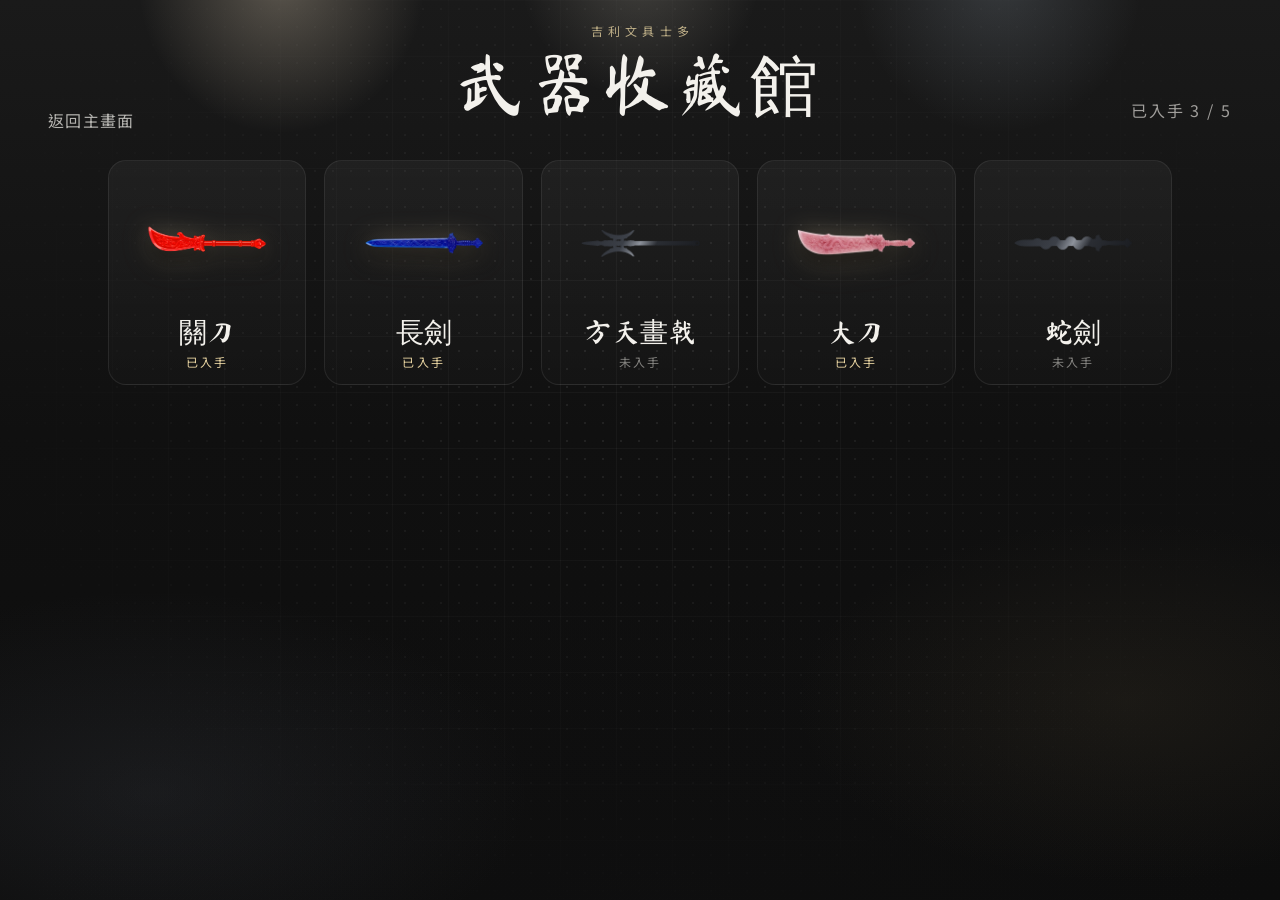
<file: gallery.html>
<!DOCTYPE html>
<html lang="zh-Hant">
<head>
  <meta charset="UTF-8" />
  <meta name="viewport" content="width=device-width, initial-scale=1" />
  <meta name="theme-color" content="#0d0d0d" />
  <title>武器收藏館｜膠劍仔</title>
  <link rel="preconnect" href="https://fonts.googleapis.com" />
  <link rel="preconnect" href="https://fonts.gstatic.com" crossorigin />
  <link href="https://fonts.googleapis.com/css2?family=Ma+Shan+Zheng&family=Noto+Sans+TC:wght@400;700&display=swap" rel="stylesheet" />
  <link rel="stylesheet" href="gallery.css?v=land3" />
</head>
<body>
  <div class="gallery-bg" aria-hidden="true">
    <div class="gallery-wash"></div>
    <div class="gallery-grid"></div>
    <div class="gallery-dots"></div>
    <div class="gallery-glow"></div>
    <div class="gallery-spots"></div>
  </div>

  <header class="gallery-bar">
    <a class="gallery-back" href="index.html">返回主畫面</a>
    <div class="gallery-title">
      <p>吉利文具士多</p>
      <h1>武器收藏館</h1>
    </div>
    <p id="gallery-count" class="gallery-count">已入手 0 / 0</p>
  </header>

  <main class="gallery-wall" id="gallery-wall" aria-label="收藏牆"></main>
  <div class="gallery-dim" aria-hidden="true"></div>

  <section class="inspector" id="inspector" aria-hidden="true">
    <div class="spotlight" aria-hidden="true"></div>
    <div class="inspect-stage">
      <canvas id="pedestal" class="pedestal" width="800" height="460" aria-hidden="true"></canvas>
      <div class="inspect-figure" id="inspect-figure">
        <canvas id="inspect-slab" class="inspect-slab" aria-hidden="true"></canvas>
        <img id="inspect-photo" alt="" />
        <span id="inspect-mask" class="silhouette" hidden></span>
        <span id="inspect-fallback" class="fallback-blade" hidden></span>
      </div>
      <div class="inspect-caption">
        <h2 id="inspect-name"></h2>
        <p id="inspect-state"></p>
        <p class="inspect-hint">拖住把劍可以轉一圈。</p>
      </div>
    </div>
    <button type="button" class="inspect-close" id="inspect-close">返回收藏牆</button>
  </section>

  <script src="weapon-store.js?v=webp1"></script>
  <script src="gallery.js?v=webp1"></script>
</body>
</html>
</file>
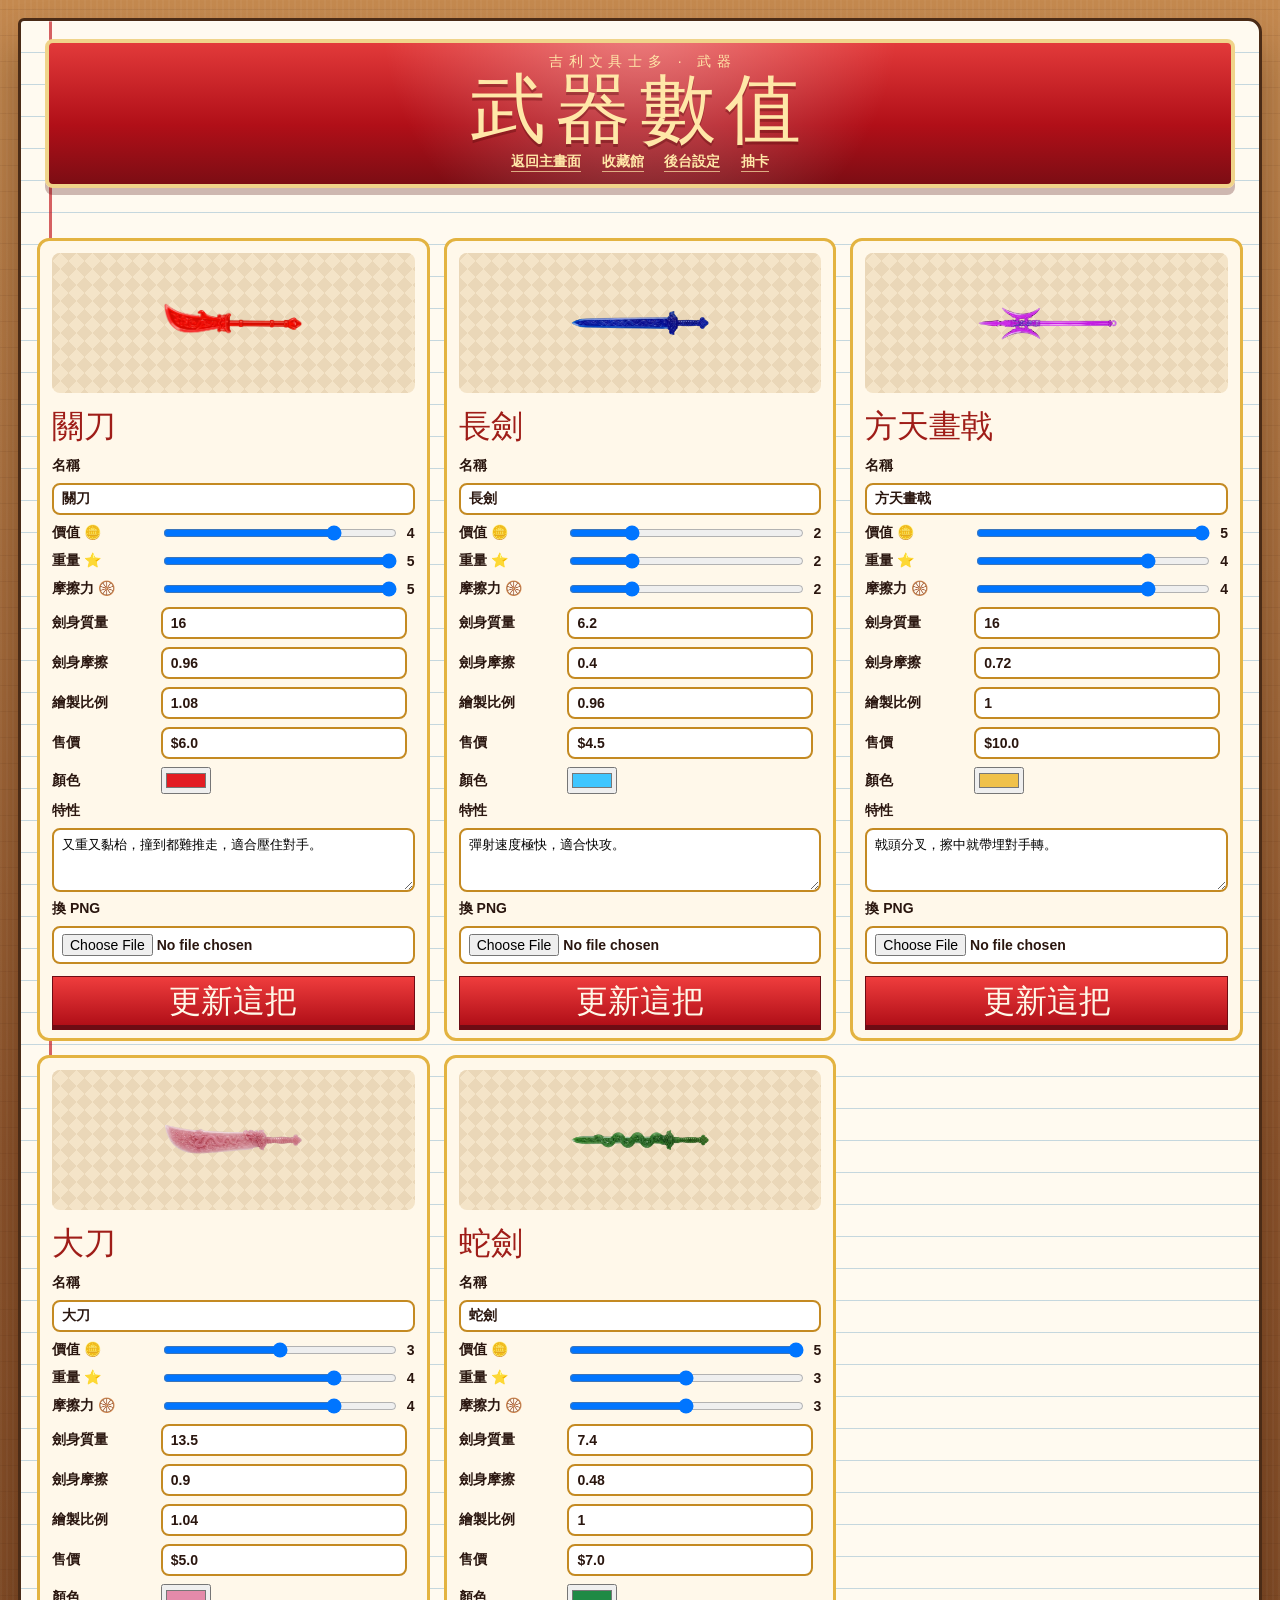
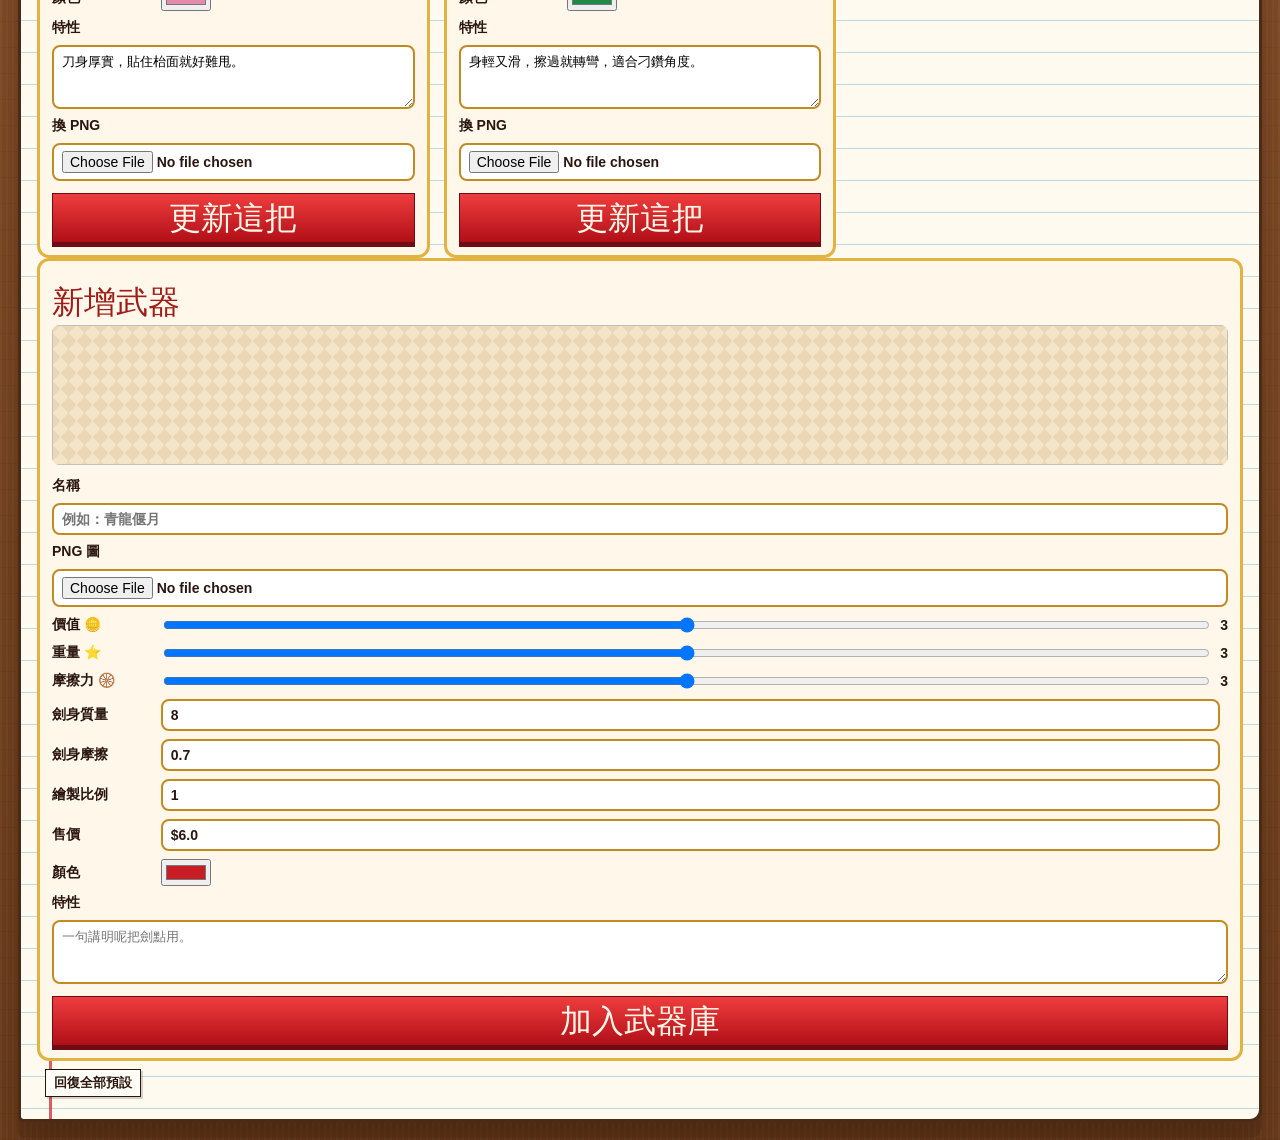
<file: weapons.html>
<!DOCTYPE html>
<html lang="zh-Hant">
<head>
  <meta charset="UTF-8" />
  <meta name="viewport" content="width=device-width, initial-scale=1" />
  <title>武器數值｜膠劍仔</title>
  <link rel="stylesheet" href="style.css?v=land3" />
</head>
<body>
  <main class="book">
    <header class="sign">
      <p class="shop-name">吉利文具士多 · 武器</p>
      <h1>武器數值</h1>   
      <a class="home-link" href="index.html">返回主畫面</a>
      <a class="home-link" href="gallery.html">收藏館</a>
      <a class="home-link" href="cpanel.html">後台設定</a>
      <a class="home-link" href="pack.html">抽卡</a>
    </header>

    <p id="weapon-note" class="weapon-note" role="status"></p>
    <div id="weapon-list" class="weapon-editor"></div>

    <section class="weapon-new" aria-label="新增武器">
      <h2>新增武器</h2>
      <img id="new-preview" alt="" />
      <label class="weapon-field block">名稱<input id="new-name" type="text" maxlength="12" placeholder="例如：青龍偃月" /></label>
      <label class="weapon-field block">PNG 圖<input id="new-file" type="file" accept="image/png" /></label>
      <label class="weapon-field">價值 🪙<input id="new-value" type="range" min="1" max="5" value="3" /><span data-for="new-value">3</span></label>
      <label class="weapon-field">重量 ⭐<input id="new-weight" type="range" min="1" max="5" value="3" /><span data-for="new-weight">3</span></label>
      <label class="weapon-field">摩擦力 🛞<input id="new-grip" type="range" min="1" max="5" value="3" /><span data-for="new-grip">3</span></label>
      <label class="weapon-field">劍身質量<input id="new-mass" type="number" min="1" max="40" step="0.1" value="8" /></label>
      <label class="weapon-field">劍身摩擦<input id="new-friction" type="number" min="0.05" max="1" step="0.01" value="0.7" /></label>
      <label class="weapon-field">繪製比例<input id="new-scale" type="number" min="0.5" max="1.8" step="0.01" value="1" /></label>
      <label class="weapon-field">售價<input id="new-price" type="text" value="$6.0" maxlength="8" /></label>
      <label class="weapon-field">顏色<input id="new-tint" type="color" value="#c81d25" /></label>
      <label class="weapon-field block">特性<textarea id="new-trait" maxlength="40" placeholder="一句講明呢把劍點用。"></textarea></label>
      <button type="button" class="primary" id="add-weapon">加入武器庫</button>
    </section>

    <div class="weapon-actions">
      <button type="button" class="text-btn" id="reset-weapons">回復全部預設</button>
    </div>
  </main>

  <template id="weapon-card">
    <article class="weapon-card">
      <img data-preview alt="" />
      <h2 data-title></h2>
      <label class="weapon-field block">名稱<input data-field="name" type="text" maxlength="12" /></label>
      <label class="weapon-field">價值 🪙<input data-field="value" type="range" min="1" max="5" /><span data-readout="value"></span></label>
      <label class="weapon-field">重量 ⭐<input data-field="weight" type="range" min="1" max="5" /><span data-readout="weight"></span></label>
      <label class="weapon-field">摩擦力 🛞<input data-field="grip" type="range" min="1" max="5" /><span data-readout="grip"></span></label>
      <label class="weapon-field">劍身質量<input data-field="mass" type="number" min="1" max="40" step="0.1" /></label>
      <label class="weapon-field">劍身摩擦<input data-field="friction" type="number" min="0.05" max="1" step="0.01" /></label>
      <label class="weapon-field">繪製比例<input data-field="scale" type="number" min="0.5" max="1.8" step="0.01" /></label>
      <label class="weapon-field">售價<input data-field="price" type="text" maxlength="8" /></label>
      <label class="weapon-field">顏色<input data-field="tint" type="color" /></label>
      <label class="weapon-field block">特性<textarea data-field="trait" maxlength="40"></textarea></label>
      <label class="weapon-field block">換 PNG<input data-file type="file" accept="image/png" /></label>
      <button type="button" class="primary" data-save>更新這把</button>
    </article>
  </template>

  <script src="weapon-store.js?v=webp1"></script>
  <script>
    const list = document.querySelector("#weapon-list");
    const template = document.querySelector("#weapon-card");
    const note = document.querySelector("#weapon-note");

    function say(message) {
      note.textContent = message;
    }

    function clamp(value, min, max, fallback) {
      const number = Number(value);
      if (!Number.isFinite(number)) return fallback;
      return Math.min(max, Math.max(min, number));
    }

    function readPng(file) {
      return new Promise((resolve, reject) => {
        if (!file) {
          resolve("");
          return;
        }
        if (file.type !== "image/png") {
          reject(new Error("請上載 PNG。"));
          return;
        }
        const reader = new FileReader();
        reader.onerror = () => reject(new Error("圖檔讀唔到。"));
        reader.onload = () => {
          const image = new Image();
          image.onerror = () => reject(new Error("圖檔讀唔到。"));
          image.onload = () => {
            const max = 640;
            const scale = Math.min(1, max / Math.max(image.width, image.height));
            const canvas = document.createElement("canvas");
            canvas.width = Math.max(1, Math.round(image.width * scale));
            canvas.height = Math.max(1, Math.round(image.height * scale));
            canvas.getContext("2d").drawImage(image, 0, 0, canvas.width, canvas.height);
            resolve(canvas.toDataURL("image/png"));
          };
          image.src = reader.result;
        };
        reader.readAsDataURL(file);
      });
    }

    function fieldsFrom(card) {
      const value = (name) => card.querySelector(`[data-field="${name}"]`).value;
      return {
        name: value("name").trim() || "未命名",
        value: clamp(value("value"), 1, 5, 3),
        weight: clamp(value("weight"), 1, 5, 3),
        grip: clamp(value("grip"), 1, 5, 3),
        mass: clamp(value("mass"), 1, 40, 8),
        friction: clamp(value("friction"), 0.05, 1, 0.7),
        scale: clamp(value("scale"), 0.5, 1.8, 1),
        price: value("price").trim() || "自訂",
        tint: value("tint") || "#8d6a3a",
        trait: value("trait").trim(),
      };
    }

    function persist(next) {
      try {
        WeaponStore.save(next);
      } catch (error) {
        say("儲存唔到。PNG 太大，請用細啲嘅圖再試。");
        return false;
      }
      return true;
    }

    function render() {
      list.replaceChildren();
      WeaponStore.load().forEach((weapon) => {
        const card = template.content.firstElementChild.cloneNode(true);
        card.dataset.id = weapon.id;
        const preview = card.querySelector("[data-preview]");
        preview.src = weapon.imageData || weapon.image || "";
        preview.alt = weapon.name;
        card.querySelector("[data-title]").textContent = weapon.name;
        ["name", "value", "weight", "grip", "mass", "friction", "scale", "price", "tint", "trait"].forEach((key) => {
          const input = card.querySelector(`[data-field="${key}"]`);
          if (weapon[key] != null) input.value = weapon[key];
        });
        card.querySelectorAll("[data-readout]").forEach((node) => {
          const input = card.querySelector(`[data-field="${node.dataset.readout}"]`);
          const paint = () => { node.textContent = input.value; };
          input.addEventListener("input", paint);
          paint();
        });
        card.querySelector("[data-field='name']").addEventListener("input", (event) => {
          card.querySelector("[data-title]").textContent = event.target.value || weapon.name;
        });
        card.querySelector("[data-file]").addEventListener("change", async (event) => {
          const file = event.target.files && event.target.files[0];
          if (!file) return;
          try {
            preview.src = await readPng(file);
          } catch (error) {
            say(error.message);
          }
        });
        card.querySelector("[data-save]").addEventListener("click", async () => {
          const next = WeaponStore.load();
          const index = next.findIndex((item) => item.id === weapon.id);
          if (index < 0) return;
          const file = card.querySelector("[data-file]").files[0];
          let imageData = next[index].imageData || "";
          try {
            if (file) imageData = await readPng(file);
          } catch (error) {
            say(error.message);
            return;
          }
          next[index] = Object.assign({}, next[index], fieldsFrom(card), imageData ? { imageData } : {});
          if (!persist(next)) return;
          say(`「${next[index].name}」已更新。重新入抽卡或對戰就會見到。`);
          render();
        });
        list.append(card);
      });
    }

    document.querySelectorAll("#new-value, #new-weight, #new-grip").forEach((input) => {
      const paint = () => {
        document.querySelector(`[data-for="${input.id}"]`).textContent = input.value;
      };
      input.addEventListener("input", paint);
    });

    document.querySelector("#new-file").addEventListener("change", async (event) => {
      const file = event.target.files && event.target.files[0];
      if (!file) return;
      try {
        document.querySelector("#new-preview").src = await readPng(file);
      } catch (error) {
        say(error.message);
      }
    });

    document.querySelector("#add-weapon").addEventListener("click", async () => {
      const name = document.querySelector("#new-name").value.trim();
      const file = document.querySelector("#new-file").files[0];
      if (!name || !file) {
        say("新武器要有名稱同 PNG。");
        return;
      }
      let imageData = "";
      try {
        imageData = await readPng(file);
      } catch (error) {
        say(error.message);
        return;
      }
      const next = WeaponStore.load();
      next.push({
        id: "custom-" + Date.now().toString(36),
        name,
        image: "",
        imageData,
        mass: clamp(document.querySelector("#new-mass").value, 1, 40, 8),
        friction: clamp(document.querySelector("#new-friction").value, 0.05, 1, 0.7),
        scale: clamp(document.querySelector("#new-scale").value, 0.5, 1.8, 1),
        price: document.querySelector("#new-price").value.trim() || "自訂",
        tint: document.querySelector("#new-tint").value,
        value: clamp(document.querySelector("#new-value").value, 1, 5, 3),
        weight: clamp(document.querySelector("#new-weight").value, 1, 5, 3),
        grip: clamp(document.querySelector("#new-grip").value, 1, 5, 3),
        trait: document.querySelector("#new-trait").value.trim(),
      });
      if (!persist(next)) return;
      document.querySelector("#new-name").value = "";
      document.querySelector("#new-file").value = "";
      document.querySelector("#new-trait").value = "";
      document.querySelector("#new-preview").removeAttribute("src");
      say(`「${name}」已加入。兩邊玩家嘅武器欄都會見到。`);
      render();
    });

    document.querySelector("#reset-weapons").addEventListener("click", () => {
      WeaponStore.reset();
      say("已回復預設武器。自訂圖同新武器都清走咗。");
      render();
    });

    render();
  </script>
</body>
</html>
</file>
<file: gallery.css>
:root {
  color-scheme: dark;
  --carbon-0: #0d0d0d;
  --carbon-1: #1a1a1a;
  --metal: #c8c4bc;
  --gold: #e7d3a1;
}

* { box-sizing: border-box; }

[hidden] { display: none !important; }

html, body {
  margin: 0;
  min-height: 100%;
}

body {
  min-height: 100vh;
  color: #f3f1ec;
  font-family: "Noto Sans TC", "Microsoft JhengHei", "PingFang TC", sans-serif;
  background: linear-gradient(165deg, var(--carbon-1) 0%, #121212 42%, var(--carbon-0) 100%);
}

button, a { font: inherit; color: inherit; }
button { cursor: pointer; }
button:focus-visible, a:focus-visible {
  outline: 2px solid var(--gold);
  outline-offset: 3px;
}

.gallery-bg {
  position: fixed;
  inset: 0;
  z-index: 0;
  pointer-events: none;
  overflow: hidden;
}

.gallery-wash,
.gallery-grid,
.gallery-dots,
.gallery-glow,
.gallery-spots {
  position: absolute;
  inset: 0;
}

.gallery-wash {
  background:
    radial-gradient(ellipse 80% 60% at 50% 100%, rgba(20, 20, 22, 0.2), transparent 60%),
    linear-gradient(180deg, #1a1a1a 0%, #101010 48%, #0d0d0d 100%);
}

.gallery-grid {
  background-image:
    linear-gradient(rgba(255, 255, 255, 0.035) 1px, transparent 1px),
    linear-gradient(90deg, rgba(255, 255, 255, 0.035) 1px, transparent 1px);
  background-size: 56px 56px;
  mask-image: radial-gradient(ellipse at 50% 42%, #000 15%, transparent 78%);
}

.gallery-dots {
  background-image: radial-gradient(rgba(255, 255, 255, 0.28) 0.7px, transparent 0.9px);
  background-size: 18px 18px;
  opacity: 0.28;
  mask-image: radial-gradient(ellipse at 50% 40%, #000 10%, transparent 76%);
}

.gallery-glow {
  background:
    radial-gradient(ellipse 42% 32% at 12% 88%, rgba(90, 96, 110, 0.16), transparent 70%),
    radial-gradient(ellipse 36% 28% at 88% 78%, rgba(120, 104, 72, 0.12), transparent 72%);
}

.gallery-spots {
  background:
    radial-gradient(ellipse 16% 24% at 22% -2%, rgba(255, 236, 206, 0.28), transparent 70%),
    radial-gradient(ellipse 14% 22% at 50% -4%, rgba(255, 246, 226, 0.18), transparent 68%),
    radial-gradient(ellipse 16% 24% at 78% -2%, rgba(196, 214, 232, 0.16), transparent 70%);
  transition: opacity 0.7s ease;
}

body.is-inspect .gallery-spots { opacity: 0.15; }

.gallery-bar {
  position: relative;
  z-index: 1;
  display: grid;
  grid-template-columns: 1fr auto 1fr;
  align-items: end;
  gap: 12px;
  padding: 22px clamp(16px, 4vw, 48px) 8px;
}

.gallery-back {
  justify-self: start;
  color: rgba(243, 241, 236, 0.72);
  text-decoration: none;
  letter-spacing: 0.08em;
}

.gallery-back:hover { color: var(--gold); }

.gallery-title { text-align: center; }

.gallery-title p {
  margin: 0;
  letter-spacing: 0.42em;
  text-indent: 0.42em;
  font-size: 12px;
  color: rgba(231, 211, 161, 0.78);
}

.gallery-title h1 {
  margin: 2px 0 0;
  font-family: "Ma Shan Zheng", "KaiTi", serif;
  font-size: clamp(40px, 6vw, 68px);
  font-weight: 400;
  letter-spacing: 0.08em;
}

.gallery-count {
  justify-self: end;
  margin: 0 0 10px;
  color: rgba(243, 241, 236, 0.62);
  letter-spacing: 0.12em;
}

.gallery-wall {
  position: relative;
  z-index: 1;
  display: grid;
  grid-template-columns: repeat(auto-fill, minmax(168px, 1fr));
  gap: 18px;
  width: min(1080px, calc(100% - 32px));
  margin: 12px auto 40px;
  padding: 8px;
  transition: filter 0.7s ease, transform 0.7s ease;
}

body.is-inspect .gallery-wall {
  transform: scale(0.985);
  pointer-events: none;
}

.relic {
  display: flex;
  flex-direction: column;
  align-items: center;
  justify-content: flex-end;
  gap: 8px;
  min-height: 220px;
  padding: 16px 12px 14px;
  border: 1px solid rgba(255, 255, 255, 0.08);
  border-radius: 18px;
  background:
    linear-gradient(180deg, rgba(255, 255, 255, 0.045), rgba(255, 255, 255, 0.015));
  color: inherit;
  transition: transform 0.35s ease, border-color 0.35s ease, background 0.35s ease;
}

.relic:hover {
  transform: translateY(-4px);
  border-color: rgba(231, 211, 161, 0.4);
}

.relic-art {
  position: relative;
  display: grid;
  place-items: center;
  width: 100%;
  height: 132px;
}

.relic img,
.relic .silhouette,
.relic .fallback-blade {
  width: 86%;
  height: 120px;
  object-fit: contain;
}

.relic.unlocked img {
  filter:
    drop-shadow(0 10px 8px rgba(0, 0, 0, 0.55))
    drop-shadow(0 0 12px rgba(255, 226, 176, 0.28));
}

.relic .silhouette {
  display: block;
  background:
    linear-gradient(118deg, #14161a 0%, #3c4048 42%, #8d929b 50%, #2a2d33 58%, #0c0d10 100%);
  -webkit-mask: var(--src) center / contain no-repeat;
  mask: var(--src) center / contain no-repeat;
}

.fallback-blade {
  display: none;
  width: 18px;
  height: 108px;
  border-radius: 8px 8px 3px 3px;
  background: linear-gradient(90deg, #101114, #6d727b 48%, #1a1c20 52%, #0c0d10);
  box-shadow: 0 0 0 6px rgba(20, 22, 26, 0.8);
  clip-path: polygon(50% 0, 100% 12%, 68% 100%, 32% 100%, 0 12%);
}

.relic.no-art .silhouette,
.relic.no-art img { display: none; }
.relic.no-art .fallback-blade { display: block; }

.relic.locked .relic-art {
  animation: metal-pulse 2.8s ease-in-out infinite;
}

.relic-name {
  font-family: "Ma Shan Zheng", "KaiTi", serif;
  font-size: 28px;
  line-height: 1;
}

.relic-state {
  font-size: 12px;
  letter-spacing: 0.18em;
  color: rgba(243, 241, 236, 0.5);
}

.relic.unlocked .relic-state { color: var(--gold); }

@keyframes metal-pulse {
  0%, 100% {
    filter: brightness(0.72);
    box-shadow: 0 0 0 0 rgba(176, 184, 196, 0);
  }
  50% {
    filter: brightness(1.15);
    box-shadow: 0 0 22px 2px rgba(186, 194, 206, 0.28);
  }
}

.gallery-dim {
  position: fixed;
  inset: 0;
  z-index: 2;
  background: #000;
  opacity: 0;
  pointer-events: none;
  transition: opacity 0.7s ease;
}

body.is-inspect .gallery-dim { opacity: 0.7; }

.inspector {
  position: fixed;
  inset: 0;
  z-index: 4;
  display: grid;
  place-items: center;
  opacity: 0;
  visibility: hidden;
  pointer-events: none;
  transition: opacity 0.7s ease, visibility 0s linear 0.7s;
}

body.is-inspect .inspector {
  opacity: 1;
  visibility: visible;
  pointer-events: auto;
  transition: opacity 0.7s ease, visibility 0s linear 0s;
}

.spotlight {
  position: absolute;
  width: min(86vw, 760px);
  height: min(92vh, 820px);
  background:
    radial-gradient(ellipse 42% 34% at 50% 26%, rgba(255, 244, 214, 0.5), rgba(255, 228, 176, 0.12) 36%, transparent 68%);
  opacity: 0;
  transform: scale(0.92);
  transition: opacity 0.75s ease 0.08s, transform 0.75s ease 0.08s;
  pointer-events: none;
}

body.is-inspect .spotlight {
  opacity: 1;
  transform: scale(1);
}

.inspect-stage {
  position: relative;
  z-index: 1;
  width: min(86vw, 640px);
  height: min(82vh, 700px);
  transform: translateY(22px) scale(0.96);
  transition: transform 0.7s cubic-bezier(0.2, 0.7, 0.2, 1);
}

body.is-inspect .inspect-stage {
  transform: translateY(0) scale(1);
}

.pedestal {
  position: absolute;
  left: 50%;
  top: 48%;
  width: min(64%, 390px);
  height: auto;
  transform: translate(-50%, 0);
  pointer-events: none;
}

.inspect-figure {
  position: absolute;
  left: 50%;
  top: 12%;
  width: min(82%, 540px);
  height: 42%;
  display: grid;
  place-items: center;
  transform: translateX(-50%);
  touch-action: none;
  cursor: grab;
}

.inspect-slab {
  width: 100%;
  height: 100%;
  display: block;
}

.inspect-figure:active { cursor: grabbing; }

.inspect-figure img,
.inspect-figure .silhouette,
.inspect-figure .fallback-blade {
  position: absolute;
  width: 1px;
  height: 1px;
  opacity: 0;
  pointer-events: none;
}

.inspect-figure .silhouette {
  background:
    linear-gradient(118deg, #1a1c22 0%, #4a4e58 42%, #b7bcc6 50%, #343840 58%, #101114 100%);
  -webkit-mask: var(--src) center / contain no-repeat;
  mask: var(--src) center / contain no-repeat;
}

.inspect-figure .fallback-blade {
  width: 46px;
  height: 78%;
}

.inspect-caption {
  position: absolute;
  left: 0;
  right: 0;
  bottom: 2%;
  z-index: 2;
  padding: 54px 12px 0;
  text-align: center;
  background: linear-gradient(180deg, transparent, rgba(6, 6, 6, 0.82) 36%);
}

.inspect-caption h2 {
  margin: 0;
  font-family: "Ma Shan Zheng", "KaiTi", serif;
  font-size: clamp(36px, 5vw, 56px);
  font-weight: 400;
}

.inspect-caption p {
  margin: 4px 0 0;
  color: rgba(243, 241, 236, 0.72);
}

.inspect-hint {
  letter-spacing: 0.12em;
  font-size: 13px;
}

.inspect-close {
  position: absolute;
  top: 22px;
  right: clamp(16px, 4vw, 48px);
  padding: 8px 14px;
  border: 1px solid rgba(231, 211, 161, 0.45);
  border-radius: 999px;
  background: rgba(12, 12, 12, 0.55);
  letter-spacing: 0.12em;
}

.inspect-close:hover { background: rgba(231, 211, 161, 0.16); }

@media (max-width: 720px) {
  .gallery-bar {
    grid-template-columns: 1fr;
    justify-items: center;
    text-align: center;
  }
  .gallery-back, .gallery-count { justify-self: center; }
  .gallery-wall { grid-template-columns: repeat(2, minmax(0, 1fr)); }
}

@media (orientation: portrait) and (max-width: 900px) {
  body::before {
    content: "請將手機轉橫";
    position: fixed;
    inset: 0;
    z-index: 80;
    display: grid;
    place-items: center;
    padding: 24px;
    text-align: center;
    color: #e7d3a1;
    background: #0d0d0d;
    font-family: "Ma Shan Zheng", "KaiTi", serif;
    font-size: 42px;
    letter-spacing: 0.08em;
  }
}

@media (prefers-reduced-motion: reduce) {
  .relic.locked .relic-art { animation: none; }
  .gallery-spots,
  .gallery-wall,
  .gallery-dim,
  .inspector,
  .spotlight,
  .inspect-stage,
  .relic { transition: none; }
}
</file>
<file: style.css>
:root {
  --ink: #2a160f;
  --red: #c8102e;
  --red-dark: #8d1020;
  --gold: #e3b341;
  --cream: #fff8ea;
  --line: rgba(90, 150, 190, 0.35);
  --p1: #c81d25;
  --p2: #1d4fbf;
  color-scheme: light;
}

* { box-sizing: border-box; }

[hidden] { display: none !important; }

body {
  margin: 0;
  min-height: 100vh;
  display: grid;
  place-items: center;
  padding: 18px;
  color: var(--ink);
  font-family: "Noto Sans TC", "Microsoft JhengHei", "PingFang TC", sans-serif;
  background-color: #8a532c;
  background-image:
    repeating-linear-gradient(90deg, rgba(255, 255, 255, 0.035) 0 2px, transparent 2px 6px),
    repeating-linear-gradient(0deg, rgba(60, 24, 8, 0.08) 0 1px, transparent 1px 26px),
    linear-gradient(180deg, #c4894f 0%, #8d542c 42%, #6b3c1c 100%);
}

button, input { font: inherit; color: inherit; }

button { cursor: pointer; }

button:focus-visible {
  outline: 3px solid #1d4fbf;
  outline-offset: 2px;
}

.book {
  width: min(1360px, 100%);
  padding: 18px 16px 14px;
  background:
    linear-gradient(90deg, transparent 28px, rgba(196, 30, 36, 0.7) 28px, rgba(196, 30, 36, 0.7) 31px, transparent 31px),
    repeating-linear-gradient(180deg, transparent 0 31px, var(--line) 31px 32px),
    #fffaf0;
  border: 3px solid #4a2b16;
  border-radius: 6px 14px 12px 6px;
  box-shadow:
    0 1px 0 rgba(255, 255, 255, 0.4) inset,
    0 16px 0 rgba(62, 32, 14, 0.28),
    0 28px 40px rgba(40, 16, 6, 0.35);
}

.sign {
  margin: 0 8px 14px;
  padding: 10px 16px 12px;
  text-align: center;
  color: #ffe7a8;
  background:
    radial-gradient(circle at 50% -20%, rgba(255, 255, 255, 0.35), transparent 42%),
    linear-gradient(180deg, #e23a3a 0%, #b10f18 58%, #7c0d14 100%);
  border: 4px solid #f0d48a;
  border-radius: 8px;
  box-shadow: 0 7px 0 rgba(80, 10, 14, 0.28);
}

.shop-name {
  margin: 0;
  font-size: 14px;
  letter-spacing: 0.42em;
  text-indent: 0.42em;
}

.sign h1 {
  margin: 0;
  font-family: "Ma Shan Zheng", "KaiTi", "DFKai-SB", serif;
  font-size: clamp(46px, 7vw, 76px);
  font-weight: 400;
  line-height: 1;
  letter-spacing: 0.12em;
  text-shadow: 0 3px 0 rgba(80, 8, 10, 0.35);
}

.shop-line {
  margin: 4px 0 0;
  font-size: 13px;
  letter-spacing: 0.08em;
}

.layout {
  display: block;
}

.teams {
  display: grid;
  grid-template-columns: 1fr 1fr;
  gap: 12px;
  margin-top: 12px;
  align-items: start;
}

.card {
  position: relative;
  padding: 14px 12px 12px;
  background: rgba(255, 248, 232, 0.96);
  border: 2px solid var(--ink);
  border-radius: 4px;
  box-shadow: 4px 4px 0 rgba(42, 22, 15, 0.18);
}

.card::before {
  content: "";
  position: absolute;
  top: -9px;
  left: 22px;
  width: 72px;
  height: 16px;
  background: rgba(244, 214, 130, 0.78);
  transform: rotate(-2deg);
}

.card.active.p1 { box-shadow: 0 0 0 3px var(--p1), 4px 4px 0 rgba(42, 22, 15, 0.18); }
.card.active.p2 { box-shadow: 0 0 0 3px var(--p2), 4px 4px 0 rgba(42, 22, 15, 0.18); }

.eyebrow {
  margin: 0;
  font-size: 12px;
  font-weight: 700;
  letter-spacing: 0.18em;
}

.card.p1 .eyebrow { color: var(--p1); }
.card.p2 .eyebrow { color: var(--p2); }

.card h2 {
  margin: 0;
  font-family: "Ma Shan Zheng", "KaiTi", serif;
  font-size: 36px;
  font-weight: 400;
  line-height: 1;
}

.score {
  margin: 2px 0 8px;
  font-size: 14px;
}

.score strong {
  font-size: 22px;
  font-variant-numeric: tabular-nums;
}

.shelf-label {
  margin: 8px 0 6px;
  font-size: 12px;
  font-weight: 700;
  letter-spacing: 0.08em;
  color: #6b3d22;
}

.weapons {
  display: grid;
  grid-template-columns: 1fr 1fr;
  gap: 6px;
}

.weapon {
  display: grid;
  grid-template-columns: 86px 1fr;
  grid-template-rows: auto auto;
  column-gap: 6px;
  align-items: center;
  width: 100%;
  padding: 4px 6px;
  text-align: left;
  background:
    radial-gradient(circle at 8px 50%, transparent 3px, #fff 3.5px) 0 0 / 16px 100% no-repeat,
    #fffdf8;
  border: 1.5px solid #8a5a32;
  border-radius: 3px;
}

.weapon .wicon {
  grid-row: 1 / span 2;
  width: 86px;
  height: 32px;
  background: #f6efe2;
  border-radius: 2px;
}

.weapon .wname {
  font-weight: 700;
  font-size: 14px;
  line-height: 1.2;
}

.weapon .wprice {
  font-size: 12px;
  color: var(--red);
}

.weapon[aria-pressed="true"] {
  background-color: #fff1c4;
  border-color: var(--red);
  box-shadow: inset 0 0 0 2px var(--gold);
}

.weapon[aria-disabled="true"] { opacity: 0.48; }

.card-actions {
  display: flex;
  flex-wrap: wrap;
  gap: 6px;
  margin-top: 8px;
}

.text-btn, .primary {
  border: 1.5px solid var(--ink);
  background: #fff;
}

.text-btn {
  padding: 4px 8px;
  font-size: 13px;
  font-weight: 700;
  background: #fffdf8;
  box-shadow: 2px 2px 0 rgba(42, 22, 15, 0.18);
}

.text-btn:hover, .weapon:hover { transform: translate(-1px, -1px); }

.mode-switch { display: flex; gap: 6px; }

.mode-btn[aria-pressed="true"] {
  color: #fff8e8;
  background: linear-gradient(180deg, #ef3d3d, #b10f18);
  border-color: #6d0c14;
}

.mode-btn[data-ai="hard"][aria-pressed="true"] {
  background: linear-gradient(180deg, #7d1018, #3d060c);
  border-color: #2a0408;
}

.ai-pick { justify-content: center; margin-top: 10px; }

.ai-note {
  margin: 6px 0 0;
  font-size: 13px;
  line-height: 1.45;
}

.text-btn[aria-disabled="true"] {
  opacity: 0.48;
  transform: none;
}

.primary {
  margin-top: 8px;
  padding: 8px 22px;
  font-family: "Ma Shan Zheng", "KaiTi", serif;
  font-size: 32px;
  line-height: 1;
  color: #fff8e8;
  background: linear-gradient(180deg, #ef3d3d, #b10f18);
  border-color: #6d0c14;
  box-shadow: 0 4px 0 #6d0c14;
}

.primary:hover { filter: brightness(1.05); }
.primary:active { transform: translateY(2px); box-shadow: 0 2px 0 #6d0c14; }

.loot {
  display: flex;
  flex-wrap: wrap;
  gap: 4px;
  min-height: 28px;
  font-size: 12px;
  color: #6d5344;
}

.chip {
  display: inline-flex;
  align-items: center;
  padding: 2px 7px;
  color: var(--ink);
  background: #fff;
  border: 1.5px dashed var(--red);
  border-radius: 999px;
}

.stage {
  --lip: 16px;
  position: relative;
  padding: var(--lip);
  background:
    linear-gradient(160deg, rgba(255, 214, 160, 0.16), transparent 28%),
    linear-gradient(145deg, #5c3b26 0%, #2c1a10 46%, #140c08 100%);
  border-radius: 18px;
  box-shadow:
    0 22px 28px rgba(18, 8, 3, 0.48),
    0 6px 0 #120a06,
    inset 0 1px 0 rgba(255, 220, 176, 0.28),
    inset 0 -10px 16px rgba(8, 4, 2, 0.45);
}

canvas {
  display: block;
  width: 100%;
  height: auto;
  aspect-ratio: 1376 / 768;
  background: #24160f;
  border-radius: 10px;
  touch-action: none;
  user-select: none;
  box-shadow:
    0 14px 22px rgba(10, 5, 2, 0.55),
    inset 0 1px 0 rgba(255, 214, 160, 0.2),
    inset 0 18px 28px rgba(8, 4, 2, 0.42),
    inset 0 -12px 18px rgba(8, 4, 2, 0.28);
}

canvas.grabbing { cursor: grabbing; touch-action: none; }

.veil {
  position: absolute;
  inset: var(--lip, 16px);
  display: grid;
  place-items: center;
  padding: 16px;
  background: rgba(42, 22, 12, 0.42);
  border-radius: 4px;
}

.result-veil {
  align-items: start;
  padding-top: 18px;
  background: linear-gradient(180deg, rgba(42, 22, 12, 0.5), rgba(42, 22, 12, 0.05) 58%, transparent);
}

.poster {
  width: min(420px, 100%);
  padding: 16px 16px 14px;
  text-align: center;
  background: var(--cream);
  border: 3px solid var(--ink);
  box-shadow: 6px 6px 0 rgba(42, 22, 12, 0.28);
}

.poster h2 {
  margin: 0 0 8px;
  font-family: "Ma Shan Zheng", "KaiTi", serif;
  font-size: 40px;
  font-weight: 400;
  line-height: 1;
}

.poster ol {
  margin: 0;
  padding-left: 1.2em;
  text-align: left;
  font-size: 15px;
  line-height: 1.55;
}

.win-poster { position: relative; }

.chop {
  display: grid;
  place-items: center;
  width: 84px;
  height: 84px;
  margin: 0 auto 4px;
  color: var(--red);
  font-family: "Ma Shan Zheng", "KaiTi", serif;
  font-size: 58px;
  line-height: 1;
  border: 6px solid var(--red);
  border-radius: 8px;
  transform: rotate(-14deg);
  animation: stamp 0.38s cubic-bezier(0.2, 1.5, 0.3, 1) both;
}

@keyframes stamp {
  from { transform: rotate(-14deg) scale(1.6); opacity: 0; }
  to { transform: rotate(-14deg) scale(1); opacity: 1; }
}

.statusbar {
  display: flex;
  flex-wrap: wrap;
  gap: 8px 14px;
  align-items: center;
  justify-content: space-between;
  margin-top: 12px;
  padding: 8px 10px;
  background: rgba(255, 248, 232, 0.92);
  border: 2px solid var(--ink);
}

.statusbar p { margin: 0; }

#scoreline {
  font-weight: 900;
  letter-spacing: 0.04em;
}

#status { flex: 1; min-width: 220px; font-weight: 700; }

.status-actions { display: flex; gap: 6px; }

.help {
  margin: 8px 4px 0;
  font-size: 13px;
  line-height: 1.5;
  color: #5c3b28;
}

.desk {
  margin-top: 12px;
  padding: 12px 12px 10px;
  background: rgba(255, 248, 232, 0.96);
  border: 2px solid var(--ink);
  box-shadow: 4px 4px 0 rgba(42, 22, 15, 0.12);
}

.desk-bar {
  display: flex;
  flex-wrap: wrap;
  gap: 8px 12px;
  align-items: center;
}

.desk-bar h2 {
  margin: 0;
  font-family: "Ma Shan Zheng", "KaiTi", serif;
  font-size: 32px;
  font-weight: 400;
  line-height: 1;
}

.desk-bar p {
  flex: 1;
  min-width: 180px;
  margin: 0;
  font-size: 13px;
}

.desk-body {
  display: grid;
  grid-template-columns: 1fr 1fr 1fr;
  gap: 16px 22px;
  margin-top: 10px;
}

.desk-live { grid-column: 1 / -1; }

.desk-col h3 {
  margin: 0 0 8px;
  font-size: 15px;
}

.tune {
  display: grid;
  grid-template-columns: 5.8em minmax(0, 1fr) 3.4em;
  gap: 8px;
  align-items: center;
  margin-top: 8px;
  font-size: 13px;
  font-weight: 700;
}

.tune input[type="range"] { width: 100%; accent-color: var(--red); }

.tune strong {
  font-variant-numeric: tabular-nums;
  text-align: right;
}

.tune-note {
  margin: 2px 0 8px;
  font-size: 12px;
  line-height: 1.4;
  color: #6d5344;
}

.desk-read {
  display: grid;
  grid-template-columns: 1fr 1fr;
  gap: 4px 18px;
  margin: 0;
}

.desk-read div {
  display: grid;
  grid-template-columns: 6.2em minmax(0, 1fr);
  gap: 8px;
  font-size: 13px;
}

.desk-read dt { font-weight: 700; }

.desk-read dd {
  margin: 0;
  font-variant-numeric: tabular-nums;
}

@media (max-width: 980px) {
  .teams { grid-template-columns: 1fr; }
  .desk-body { grid-template-columns: 1fr 1fr; }
  .desk-live { grid-column: 1 / -1; }
}

.home-link {
  display: inline-block;
  margin: 6px 8px 0;
  color: #ffe7a8;
  font-size: 14px;
  font-weight: 700;
  text-decoration: none;
  border-bottom: 1px solid rgba(255, 231, 168, 0.7);
}

.home-link:hover { color: #fff; }

body.menu-body {
  display: block;
  height: 100vh;
  height: 100dvh;
  min-height: 0;
  padding: 0;
  overflow: hidden;
  background: #2a160c;
}

.menu-screen {
  position: relative;
  height: 100%;
  display: grid;
  place-items: center;
  padding: clamp(12px, 3vh, 36px) clamp(14px, 3vw, 48px) max(30px, env(safe-area-inset-bottom));
}

.menu-play {
  position: relative;
  z-index: 1;
  width: min(1080px, 100%);
  display: flex;
  flex-direction: column;
  align-items: center;
  gap: clamp(8px, 2vh, 16px);
}

.menu-title {
  margin: 0;
  width: 100%;
  text-align: center;
  color: #fff;
  font-family: "Ma Shan Zheng", "KaiTi", "DFKai-SB", serif;
  font-size: clamp(56px, calc(4.6vh + 24px), 88px);
  font-weight: 400;
  line-height: 1.15;
  letter-spacing: 0.08em;
  -webkit-text-stroke: 11px #000;
  paint-order: stroke fill;
  text-shadow:
    0 2px 0 #000,
    2px 0 0 #000,
    0 -2px 0 #000,
    -2px 0 0 #000;
}

.menu-bg {
  position: absolute;
  inset: 0;
  width: 100%;
  height: 100%;
  object-fit: cover;
}

.menu-shade {
  position: absolute;
  inset: 0;
  background:
    linear-gradient(90deg, rgba(28, 10, 6, 0.55) 0%, rgba(28, 10, 6, 0.12) 34%, rgba(28, 10, 6, 0.28) 100%),
    linear-gradient(180deg, rgba(28, 10, 6, 0.2), transparent 24%, rgba(28, 10, 6, 0.45));
}

.menu-board {
  position: relative;
  z-index: 1;
  display: grid;
  grid-template-columns: repeat(3, minmax(0, 1fr));
  gap: clamp(8px, 1.4vw, 16px);
  width: 100%;
  align-items: stretch;
}

.menu-btn {
  display: flex;
  flex-direction: column;
  align-items: center;
  justify-content: center;
  gap: clamp(4px, 1vh, 8px);
  width: 100%;
  min-height: clamp(148px, 42vh, 280px);
  padding: clamp(10px, 2vh, 22px) clamp(8px, 1vw, 16px);
  text-align: center;
  text-decoration: none;
  color: #fff8ea;
  border: 4px solid #f0d48a;
  border-radius: 16px;
  background:
    radial-gradient(circle at 18% 0%, rgba(255, 255, 255, 0.28), transparent 36%),
    linear-gradient(180deg, #e23b3b 0%, #b10f18 62%, #7c0d14 100%);
  box-shadow:
    0 1px 0 rgba(255, 255, 255, 0.35) inset,
    0 8px 0 #5c1016,
    0 16px 24px rgba(40, 12, 6, 0.35);
  transition: transform 0.18s ease, box-shadow 0.18s ease;
}

.menu-btn strong {
  font-family: "Ma Shan Zheng", "KaiTi", serif;
  font-size: clamp(24px, 4.6vh, 46px);
  font-weight: 400;
  line-height: 1;
  letter-spacing: 0.04em;
}

.menu-btn span {
  font-size: clamp(11px, 1.8vh, 15px);
  font-weight: 700;
  line-height: 1.4;
  color: #ffe7b0;
}

.menu-mark {
  width: clamp(36px, 7vh, 64px);
  height: clamp(36px, 7vh, 64px);
  display: grid;
  place-items: center;
  border-radius: 50%;
  border: 3px solid #f0d48a;
  background: rgba(80, 10, 14, 0.35);
  font-family: "Ma Shan Zheng", "KaiTi", serif;
  font-size: clamp(18px, 3.2vh, 28px);
}

.menu-btn.cpu {
  background:
    radial-gradient(circle at 18% 0%, rgba(255, 255, 255, 0.28), transparent 36%),
    linear-gradient(180deg, #3d78e6 0%, #1d4fbf 62%, #16356f 100%);
  box-shadow:
    0 1px 0 rgba(255, 255, 255, 0.35) inset,
    0 8px 0 #10284f,
    0 16px 24px rgba(40, 12, 6, 0.35);
}

.menu-btn.online {
  color: #4a220c;
  background:
    radial-gradient(circle at 18% 0%, rgba(255, 255, 255, 0.55), transparent 36%),
    linear-gradient(180deg, #ffe08a 0%, #e3b341 55%, #c48a22 100%);
  box-shadow:
    0 1px 0 rgba(255, 255, 255, 0.55) inset,
    0 8px 0 #8a5a12,
    0 16px 24px rgba(40, 12, 6, 0.35);
}

.menu-btn.online span { color: #6a3814; }

.menu-btn:hover {
  transform: scale(1.045) translateY(-3px);
}

.menu-btn:active,
.menu-btn.is-lit {
  transform: scale(0.985);
  box-shadow:
    0 0 0 4px rgba(255, 236, 180, 0.45),
    0 0 28px 10px rgba(255, 186, 64, 0.85),
    0 4px 0 #5c1016;
}

.menu-foot {
  position: absolute;
  z-index: 2;
  left: clamp(14px, 3vw, 48px);
  bottom: clamp(8px, 1.6vh, 16px);
  display: flex;
  gap: 16px;
  margin: 0;
}

.menu-foot a {
  color: #ffe7a8;
  font-weight: 700;
  text-decoration: none;
}

.room-modal {
  position: fixed;
  inset: 0;
  z-index: 30;
  display: grid;
  place-items: center;
  padding: 16px;
  overflow: auto;
  background: rgba(28, 12, 6, 0.62);
}

.room-card {
  width: min(440px, 100%);
  padding: 22px 22px 18px;
  color: #2a160f;
  background:
    linear-gradient(180deg, #fffaf0 0%, #f3e0c0 100%);
  border: 4px solid #f0d48a;
  border-radius: 16px;
  box-shadow: 0 18px 40px rgba(20, 8, 4, 0.45);
}

.room-card h2 {
  margin: 0;
  font-family: "Ma Shan Zheng", "KaiTi", serif;
  font-size: 42px;
  font-weight: 400;
  text-align: center;
  color: #9f1d18;
}

.room-card p {
  margin: 4px 0 14px;
  text-align: center;
  font-weight: 700;
}

.room-card label {
  display: block;
  font-weight: 700;
  margin-bottom: 6px;
}

.room-card input {
  width: 100%;
  padding: 12px 14px;
  border: 3px solid #c48a22;
  border-radius: 10px;
  background: #fff;
  font-size: 20px;
  letter-spacing: 0.18em;
  text-transform: uppercase;
}

.room-actions {
  display: grid;
  grid-template-columns: 1fr 1fr;
  gap: 10px;
  margin-top: 14px;
}

.room-actions button,
.room-close {
  border: 3px solid #f0d48a;
  border-radius: 12px;
  padding: 10px 12px;
  font-weight: 900;
  color: #fff8ea;
  background: linear-gradient(180deg, #e23b3b, #9f1d18);
  box-shadow: 0 4px 0 #5c1016;
}

.room-actions button.make {
  color: #4a220c;
  background: linear-gradient(180deg, #ffe08a, #e3b341);
  box-shadow: 0 4px 0 #8a5a12;
}

.room-code {
  margin-top: 14px;
  padding: 12px;
  text-align: center;
  border-radius: 12px;
  background: rgba(227, 179, 65, 0.28);
}

.room-code b {
  display: block;
  font-family: "Ma Shan Zheng", "KaiTi", serif;
  font-size: 48px;
  letter-spacing: 0.12em;
  line-height: 1;
}

.room-note {
  min-height: 1.4em;
  margin: 8px 0 0;
  text-align: center;
  font-weight: 700;
  color: #9f1d18;
}

.room-close {
  display: block;
  width: 100%;
  margin-top: 12px;
}

#copy-room {
  margin-top: 8px;
  border: 3px solid #c48a22;
  border-radius: 10px;
  padding: 6px 14px;
  font-weight: 900;
  color: #4a220c;
  background: #fff;
}

@media (max-width: 640px) {
  body { padding: 8px; }
  body.menu-body { padding: 0; }
  .book { padding: 10px; }
  .weapons { grid-template-columns: 1fr; }
  .desk-body, .desk-read { grid-template-columns: 1fr; }
  .sign h1 { letter-spacing: 0.06em; }
}

@media (orientation: landscape) and (max-height: 820px) {
  body:not(.menu-body) {
    align-items: start;
    min-height: 100dvh;
    padding: 6px;
  }

  .book {
    width: min(1400px, 100%);
    padding: 8px;
  }

  .sign {
    display: flex;
    flex-wrap: wrap;
    align-items: baseline;
    justify-content: center;
    gap: 8px 16px;
    margin-bottom: 6px;
    padding: 6px 10px;
  }

  .sign h1 { font-size: clamp(28px, 5vh, 42px); }

  .shop-line { display: none; }

  .stage { display: flex; justify-content: center; padding: 6px; }

  canvas {
    width: auto;
    max-width: 100%;
    max-height: 54vh;
  }

  .teams { margin-top: 6px; gap: 8px; }

  .card { padding: 8px; }

  .help { display: none; }
}

@media (orientation: portrait) {
  .menu-board { grid-template-columns: repeat(3, minmax(0, 1fr)); }
  .menu-btn { min-height: clamp(108px, 26vh, 200px); }
  .menu-title { font-size: clamp(40px, calc(4.6vh + 12px), 64px); }
}

.forge .desk-body { grid-template-columns: 1fr 1fr; }
.forge .tune { grid-template-columns: 6.4em minmax(0, 1fr) 3.2em; }

@media (max-width: 640px) {
  .forge .desk-body { grid-template-columns: 1fr; }
}

@media (max-height: 430px) {
  .menu-screen { padding-top: 8px; padding-bottom: max(30px, env(safe-area-inset-bottom)); }
  .menu-title { font-size: clamp(40px, calc(4.6vh + 16px), 56px); letter-spacing: 0.04em; }
  .menu-btn { min-height: 0; height: auto; box-shadow: 0 1px 0 rgba(255, 255, 255, 0.35) inset, 0 4px 0 #5c1016; }
  .menu-btn.cpu { box-shadow: 0 1px 0 rgba(255, 255, 255, 0.35) inset, 0 4px 0 #10284f; }
  .menu-btn.online { box-shadow: 0 1px 0 rgba(255, 255, 255, 0.55) inset, 0 4px 0 #8a5a12; }
}

@media (prefers-reduced-motion: reduce) {
  .chop { animation: none; }
  .text-btn:hover, .weapon:hover, .primary:active { transform: none; }
}

.weapon-lead {
  margin: 12px 8px 0;
  font-weight: 700;
}

.weapon-editor {
  display: grid;
  grid-template-columns: repeat(auto-fit, minmax(300px, 1fr));
  gap: 14px;
  margin-top: 14px;
}

.weapon-card,
.weapon-new {
  padding: 12px;
  border: 3px solid #e3b341;
  border-radius: 12px;
  background: #fff8ea;
}

.weapon-card img,
.weapon-new img {
  width: 100%;
  height: 140px;
  object-fit: contain;
  background:
    linear-gradient(45deg, #ead7b8 25%, transparent 25%),
    linear-gradient(-45deg, #ead7b8 25%, transparent 25%),
    linear-gradient(45deg, transparent 75%, #ead7b8 75%),
    linear-gradient(-45deg, transparent 75%, #ead7b8 75%);
  background-size: 16px 16px;
  background-color: #f4e4c8;
  border-radius: 8px;
}

.weapon-card h2,
.weapon-new h2 {
  margin: 8px 0 0;
  font-family: "Ma Shan Zheng", "KaiTi", serif;
  font-size: 32px;
  font-weight: 400;
  color: #9f1d18;
}

.weapon-field {
  display: grid;
  grid-template-columns: 7.2em 1fr auto;
  gap: 8px;
  align-items: center;
  margin-top: 8px;
  font-size: 14px;
  font-weight: 700;
}

.weapon-field.block {
  grid-template-columns: 1fr;
}

.weapon-field input[type="text"],
.weapon-field input[type="number"],
.weapon-field textarea,
.weapon-field input[type="file"] {
  width: 100%;
  padding: 6px 8px;
  border: 2px solid #c48a22;
  border-radius: 8px;
  background: #fff;
}

.weapon-field textarea { min-height: 64px; resize: vertical; }

.weapon-card .primary,
.weapon-new .primary { margin-top: 12px; width: 100%; }

.weapon-note {
  min-height: 1.4em;
  margin: 12px 8px;
  font-weight: 700;
  color: #9f1d18;
}

.weapon-actions {
  display: flex;
  flex-wrap: wrap;
  gap: 8px;
  margin: 8px;
}

.menu-ticket {
  position: relative;
  z-index: 1;
  display: flex;
  flex-wrap: wrap;
  justify-content: center;
  gap: 8px 14px;
  margin: 0;
  padding: 8px 12px;
  color: #ffe7a8;
  background: rgba(28, 10, 6, 0.62);
  border: 2px solid rgba(240, 212, 138, 0.7);
  border-radius: 12px;
}

.menu-ticket label {
  display: flex;
  align-items: center;
  gap: 6px;
  font-size: 13px;
  font-weight: 700;
}

.menu-ticket select {
  color: #2a160f;
  background: #fff8ea;
  border: 2px solid #e3b341;
  border-radius: 8px;
  padding: 4px 8px;
}

body.play-body {
  display: block;
  height: 100dvh;
  min-height: 100dvh;
  padding: 0;
  overflow: hidden;
  color: #f6efe2;
  background: #07080c;
}

.play-shell {
  width: 100%;
  height: 100%;
  min-height: 0;
  display: grid;
  grid-template-columns: minmax(0, 1fr);
  grid-template-rows: auto minmax(0, 1fr) auto;
  gap: 8px;
  padding: 8px 10px 10px;
}

.play-hud {
  grid-column: 1 / -1;
  display: flex;
  align-items: center;
  justify-content: space-between;
  gap: 12px;
  min-width: 0;
}

.play-copy p { margin: 0; }

.play-brief {
  color: #e3b341;
  font-size: 13px;
  letter-spacing: 0.08em;
}

.play-actions {
  display: flex;
  align-items: center;
  gap: 8px;
  flex-shrink: 0;
}

.play-hud .mode-btn,
.play-pause-btn {
  display: inline-flex;
  align-items: center;
  justify-content: center;
  flex: 0 0 auto;
  box-sizing: border-box;
  /* width: calc(3em + 4px); */
  min-width: calc(3em + 4px);
  height: calc(1em + 16px);
  /* padding: 6px 0; */
  padding: 6px 16px;
  font-size: 16px;
  font-weight: 700;
  line-height: 1;
  text-align: center;
  white-space: nowrap;
}

.play-hud .mode-btn {
  color: #ffe7a8;
  background: rgba(255, 248, 232, 0.08);
  border: 2px solid rgba(227, 179, 65, 0.8);
  border-radius: 8px;
}

.play-hud .mode-btn[aria-pressed="true"] {
  color: #fff8e8;
  background: linear-gradient(180deg, #ef3d3d, #b10f18);
  border-color: #6d0c14;
}

.play-pause-btn {
  color: #ffe7a8;
  background: rgba(255, 248, 232, 0.08);
  border: 2px solid rgba(227, 179, 65, 0.8);
  border-radius: 8px;
}

body.play-body.is-fullscreen,
body.play-body.is-fullscreen .play-shell {
  position: fixed;
  top: 0;
  left: 0;
  width: 100vw;
  height: 100dvh;
  z-index: 999999;
}

body.play-body.is-fullscreen .play-pause {
  z-index: 1000001;
}

.exit-fullscreen {
  position: fixed;
  z-index: 1000002;
  top: calc(8px + env(safe-area-inset-top, 0px));
  left: 50%;
  transform: translateX(-50%);
  min-width: calc(3em + 4px);
  padding: 6px 16px;
  color: #ffe7a8;
  font: inherit;
  font-size: 16px;
  font-weight: 700;
  line-height: 1;
  background: rgba(7, 8, 12, 0.88);
  border: 2px solid rgba(227, 179, 65, 0.85);
  border-radius: 8px;
}

.play-stage {
  grid-column: 1;
  grid-row: 2;
  min-width: 0;
  min-height: 0;
  display: grid;
  place-items: center;
  padding: 0;
  overflow: hidden;
  container-type: size;
  background: #100e0c;
  box-shadow:
    0 0 0 1px rgba(227, 179, 65, 0.28),
    0 24px 60px rgba(0, 0, 0, 0.45);
}

.play-stage canvas {
  position: relative;
  z-index: 0;
  width: min(100cqw, calc(100cqh * 1376 / 768));
  height: auto;
  max-height: 100%;
  aspect-ratio: 1376 / 768;
  border-radius: 12px;
}

.play-stage .veil {
  inset: 0;
  z-index: 2;
  border-radius: 12px;
  background: rgba(6, 6, 8, 0.46);
}

.play-shelves {
  grid-column: 1;
  grid-row: 3;
  display: grid;
  grid-template-columns: 1fr 1fr;
  gap: 8px;
  min-width: 0;
  padding-top: 6px;
}

.play-body .card {
  display: grid;
  grid-template-columns: auto auto minmax(0, 1fr) auto;
  align-items: center;
  column-gap: 10px;
  row-gap: 6px;
  min-width: 0;
  padding: 6px 8px 8px;
}

.play-body .eyebrow { grid-column: 1; grid-row: 1; }
.play-body .card h2 { grid-column: 2; grid-row: 1; font-size: 28px; }
.play-body .score { grid-column: 3; grid-row: 1; margin: 0; }
.play-body .card-actions { grid-column: 4; grid-row: 1; margin: 0; }
.play-body .card-actions .text-btn { white-space: nowrap; }

.play-body .weapons {
  grid-column: 1 / -1;
  grid-row: 2;
  display: flex;
  flex-wrap: nowrap;
  gap: 4px;
  min-width: 0;
}

.play-body .loot { grid-column: 1 / -1; grid-row: 3; }

.play-body .weapon {
  flex: 1 1 0;
  min-width: 0;
  grid-template-columns: minmax(0, 1fr);
  grid-template-rows: auto auto;
  justify-items: center;
  text-align: center;
  padding: 3px 2px;
}

.play-body .weapon .wicon {
  grid-row: auto;
  width: min(100%, 72px);
  height: 24px;
}

.play-body .weapon .wprice { display: none; }

.play-body .weapon .wname {
  max-width: 100%;
  overflow: hidden;
  text-overflow: ellipsis;
  white-space: nowrap;
  font-size: 13px;
  line-height: 1.15;
}

.play-body .card {
  color: #f6efe2;
  background: rgba(16, 14, 12, 0.78);
  border-color: rgba(227, 179, 65, 0.45);
  box-shadow: none;
}

.play-body .card h2,
.play-body .eyebrow,
.play-body .score { color: #ffe7a8; }

.play-body .loot {
  min-height: 1.4em;
  margin-top: 6px;
  color: #f0d48a;
}

.play-body .weapon {
  position: relative;
}

.play-body .weapon.is-lost {
  opacity: 0.42;
  filter: grayscale(1);
}

.play-body .weapon.is-lost::after {
  content: "✕";
  position: absolute;
  right: 8px;
  top: 50%;
  transform: translateY(-50%);
  color: #8d1020;
  font-size: 22px;
  font-weight: 900;
  line-height: 1;
}

.play-body .weapon.is-locked {
  box-shadow: inset 0 0 0 2px #c8102e;
}

.play-body .weapon.is-locked[aria-disabled="true"] {
  opacity: 1;
}

.play-body .weapon.is-locked::after {
  content: "鎖定";
  position: absolute;
  right: 6px;
  top: 3px;
  color: #8d1020;
  font-size: 11px;
  font-weight: 900;
}

.play-end {
  display: flex;
  flex-wrap: wrap;
  justify-content: center;
  gap: 8px;
  margin-top: 12px;
}

.play-end .primary {
  display: inline-flex;
  align-items: center;
  justify-content: center;
  margin-top: 0;
  text-decoration: none;
}

.play-end .text-btn,
.play-pause .text-btn {
  display: inline-flex;
  align-items: center;
  justify-content: center;
  min-height: 42px;
  padding: 6px 12px;
  color: #ffe7a8;
  text-decoration: none;
  background: rgba(255, 248, 232, 0.08);
  border: 2px solid rgba(227, 179, 65, 0.85);
  border-radius: 8px;
}

.play-pause {
  position: fixed;
  inset: 0;
  z-index: 6;
  display: grid;
  place-items: center;
  padding: 16px;
  background: rgba(4, 5, 8, 0.72);
}

.play-pause .poster,
.play-stage .poster {
  width: min(440px, 100%);
  color: var(--ink);
}

@media (max-height: 760px) {
  .play-shell { gap: 6px; padding: 6px; }
  .play-copy #status { display: -webkit-box; -webkit-line-clamp: 2; -webkit-box-orient: vertical; overflow: hidden; }
  .play-body .loot { display: none; }
}

@media (max-height: 460px) {
  .play-shell { gap: 4px; padding: 4px; }
  .play-copy #status,
  .play-brief { display: none; }
  .play-body .card { padding: 4px 6px; }
  .play-body .card h2 { font-size: 22px; }
  .play-body .score { font-size: 12px; }
  .play-body .score strong { font-size: 16px; }
  .play-body .weapon { padding: 2px 3px; }
  .play-body .weapon .wicon { width: 36px; height: 18px; }
  .play-body .card::before { top: 2px; }
}

@media (max-height: 520px) {
  body.play-body {
    height: auto;
    min-height: 100dvh;
    overflow: visible;
  }
  .play-shell {
    height: auto;
    min-height: 100dvh;
    grid-template-rows: auto auto auto;
    gap: 4px;
    padding: 4px 0 12px;
  }
  .play-hud,
  .play-shelves { padding-left: 6px; padding-right: 6px; }
  .play-stage {
    position: relative;
    z-index: 0;
    display: block;
    height: auto;
    overflow: visible;
    container-type: normal;
    background: #07080c;
    box-shadow: none;
  }
  .play-stage canvas {
    position: relative;
    top: auto;
    left: auto;
    display: block;
    width: 100%;
    max-width: none;
    height: auto;
    max-height: none;
    aspect-ratio: 1376 / 768;
    border-radius: 0;
    touch-action: manipulation;
  }
  .play-shelves {
    position: relative;
    z-index: 1;
    gap: 4px;
    padding-top: 0;
  }
  .play-body .card {
    grid-template-columns: auto minmax(0, 1fr);
    grid-template-rows: auto auto;
    align-items: center;
    column-gap: 6px;
    row-gap: 2px;
    padding: 3px 4px;
  }
  .play-body .card::before { display: none; }
  .play-body .eyebrow { grid-column: 1; grid-row: 1; font-size: 12px; }
  .play-body .card h2,
  .play-body .score,
  .play-body .loot,
  .play-body .weapon .wname,
  .play-body .weapon .wprice { display: none; }
  .play-body .card-actions {
    grid-column: 1;
    grid-row: 2;
    margin: 0;
  }
  .play-body .card-actions .text-btn {
    min-height: 0;
    padding: 1px 4px;
    font-size: 11px;
  }
  .play-body .weapons {
    grid-column: 2;
    grid-row: 1 / span 2;
    align-items: center;
  }
  .play-body .weapon { padding: 1px; }
  .play-body .weapon .wicon {
    width: 100%;
    height: 26px;
  }
  .play-pause {
    overflow: auto;
    align-items: start;
    padding: 12px 12px 20px;
  }
  .play-stage .veil {
    position: fixed;
    inset: 0;
    z-index: 8;
    overflow: auto;
    align-items: start;
    justify-items: center;
    padding: 12px 12px 20px;
    border-radius: 0;
  }
  .play-stage .poster {
    width: min(560px, 100%);
    padding: 10px 12px 12px;
  }
  .play-stage .poster h2 {
    font-size: 28px;
    margin-bottom: 4px;
  }
  .play-stage .poster ol {
    font-size: 13px;
    line-height: 1.35;
  }
  .play-stage .poster .primary {
    margin-top: 8px;
    padding: 6px 18px;
    font-size: 26px;
  }
}

@media (hover: none) and (pointer: coarse) {
  html:has(body.play-body) {
    height: 100%;
    overflow: hidden;
    touch-action: none;
    user-select: none;
    -webkit-user-select: none;
    -webkit-touch-callout: none;
  }
}

.shelf-tab { display: none; }

body.play-body {
  --shelf-w: min(42vw, 220px);
  position: fixed;
  inset: 0;
  width: 100vw;
  height: 100dvh;
  overflow: hidden;
  touch-action: none;
  user-select: none;
  -webkit-user-select: none;
  -webkit-touch-callout: none;
}

.play-body .play-shell {
  position: fixed;
  inset: 0;
  width: 100vw;
  height: 100dvh;
  display: block;
  overflow: hidden;
  box-sizing: border-box;
  padding: 0 0 max(30px, env(safe-area-inset-bottom));
  background: #07080c;
  gap: 0;
}

.play-body .play-hud {
  position: absolute;
  top: 0;
  left: 0;
  right: var(--shelf-w);
  z-index: 4;
  pointer-events: none;
  padding: calc(4px + env(safe-area-inset-top, 0px)) calc(8px + env(safe-area-inset-right, 0px)) 4px calc(8px + env(safe-area-inset-left, 0px));
}

.play-body.is-shelf-collapsed .play-hud {
  right: 0;
}

.play-body .play-hud .play-actions,
.play-body .play-hud button {
  pointer-events: auto;
}

.play-body .play-copy p {
  text-shadow: 0 1px 2px #000;
}

.play-body .play-stage {
  position: absolute;
  inset: 0;
  bottom: max(30px, env(safe-area-inset-bottom));
  width: 100%;
  height: auto;
  overflow: hidden;
  container-type: normal;
  border-radius: 0;
}

.play-body .play-stage canvas {
  position: absolute;
  left: 50%;
  top: 50%;
  width: 1376px;
  height: 768px;
  max-width: none;
  max-height: none;
  aspect-ratio: 1376 / 768;
  transform-origin: center center;
  transform: translate(-50%, -50%);
  border-radius: 0;
  touch-action: none;
  user-select: none;
  -webkit-user-select: none;
  -webkit-touch-callout: none;
}

.play-body .play-stage .veil {
  position: fixed;
  inset: 0;
  z-index: 8;
}

.play-body .shelf-tab {
  display: flex;
  align-items: center;
  justify-content: center;
  gap: 4px;
  position: fixed;
  z-index: 5;
  top: calc(50% - 52px + env(safe-area-inset-top, 0px) / 2);
  right: calc(var(--shelf-w) + env(safe-area-inset-right, 0px));
  width: 42px;
  min-height: 104px;
  padding: 10px 0;
  writing-mode: vertical-rl;
  color: #ffe7a8;
  background: rgba(16, 12, 8, 0.94);
  border: 2px solid rgba(227, 179, 65, 0.9);
  border-right: 0;
  border-radius: 12px 0 0 12px;
  font-size: 16px;
  font-weight: 900;
  letter-spacing: 0.12em;
  touch-action: manipulation;
  transition: right 0.22s ease;
}

.play-body .shelf-tab::before {
  content: "▶";
  writing-mode: horizontal-tb;
  letter-spacing: 0;
  font-size: 14px;
}

.play-body.is-shelf-collapsed .shelf-tab {
  right: env(safe-area-inset-right, 0px);
}

.play-body.is-shelf-collapsed .shelf-tab::before {
  content: "◀";
}

.play-body .play-shelves {
  position: fixed;
  z-index: 5;
  top: 0;
  right: 0;
  bottom: 0;
  display: flex;
  flex-direction: column;
  grid-template-columns: none;
  width: var(--shelf-w);
  gap: 6px;
  margin: 0;
  padding: calc(8px + env(safe-area-inset-top, 0px)) calc(8px + env(safe-area-inset-right, 0px)) calc(8px + env(safe-area-inset-bottom, 0px)) 8px;
  overflow: hidden;
  background: rgba(10, 8, 6, 0.94);
  border-left: 2px solid rgba(227, 179, 65, 0.72);
  box-shadow: -12px 0 28px rgba(0, 0, 0, 0.4);
  transform: translateX(0);
  transition: transform 0.22s ease;
}

.play-body.is-shelf-collapsed .play-shelves {
  transform: translateX(calc(100% + env(safe-area-inset-right, 0px)));
  pointer-events: none;
}

.play-body .card {
  display: grid;
  grid-template-columns: auto minmax(0, 1fr) auto;
  grid-template-rows: auto auto minmax(0, 1fr);
  flex: 1 1 0;
  min-height: 0;
  min-width: 0;
  padding: 6px;
  overflow: hidden;
}

.play-body .card::before { display: none; }

.play-body .eyebrow {
  grid-column: 1;
  grid-row: 1;
  font-size: 12px;
}

.play-body .card h2 {
  display: block;
  grid-column: 2;
  grid-row: 1;
  margin: 0;
  font-size: 20px;
}

.play-body .score {
  display: block;
  grid-column: 1 / 3;
  grid-row: 2;
  margin: 0;
  font-size: 12px;
}

.play-body .score strong { font-size: 14px; }

.play-body .card-actions {
  grid-column: 3;
  grid-row: 1 / span 2;
  margin: 0;
}

.play-body .loot { display: none; }

.play-body .weapons {
  display: flex;
  flex-direction: column;
  flex-wrap: nowrap;
  grid-column: 1 / -1;
  grid-row: 3;
  align-self: stretch;
  gap: 4px;
  height: 100%;
  min-height: 0;
  max-height: 100%;
  overflow-x: hidden;
  overflow-y: auto;
  overscroll-behavior: contain;
  touch-action: pan-y;
  -webkit-overflow-scrolling: touch;
}

.play-body .weapon {
  display: grid;
  flex: 0 0 auto;
  grid-template-columns: 72px minmax(0, 1fr);
  grid-template-rows: auto;
  align-items: center;
  width: 100%;
  min-height: 44px;
  padding: 4px 6px;
}

.play-body .weapon .wicon {
  width: 72px;
  height: 28px;
}

.play-body .weapon .wname {
  display: block;
  max-width: 100%;
  overflow: hidden;
  text-overflow: ellipsis;
  white-space: nowrap;
  font-size: 15px;
}

.play-body .weapon .wprice { display: none; }

@media (orientation: portrait) and (max-width: 900px) {
  body::before {
    content: "請將手機轉橫";
    position: fixed;
    inset: 0;
    z-index: 80;
    display: grid;
    place-items: center;
    padding: 24px;
    text-align: center;
    color: #ffe7a8;
    background: #1a100c;
    font-family: "Ma Shan Zheng", "KaiTi", serif;
    font-size: 42px;
    letter-spacing: 0.08em;
  }
}
</file>
